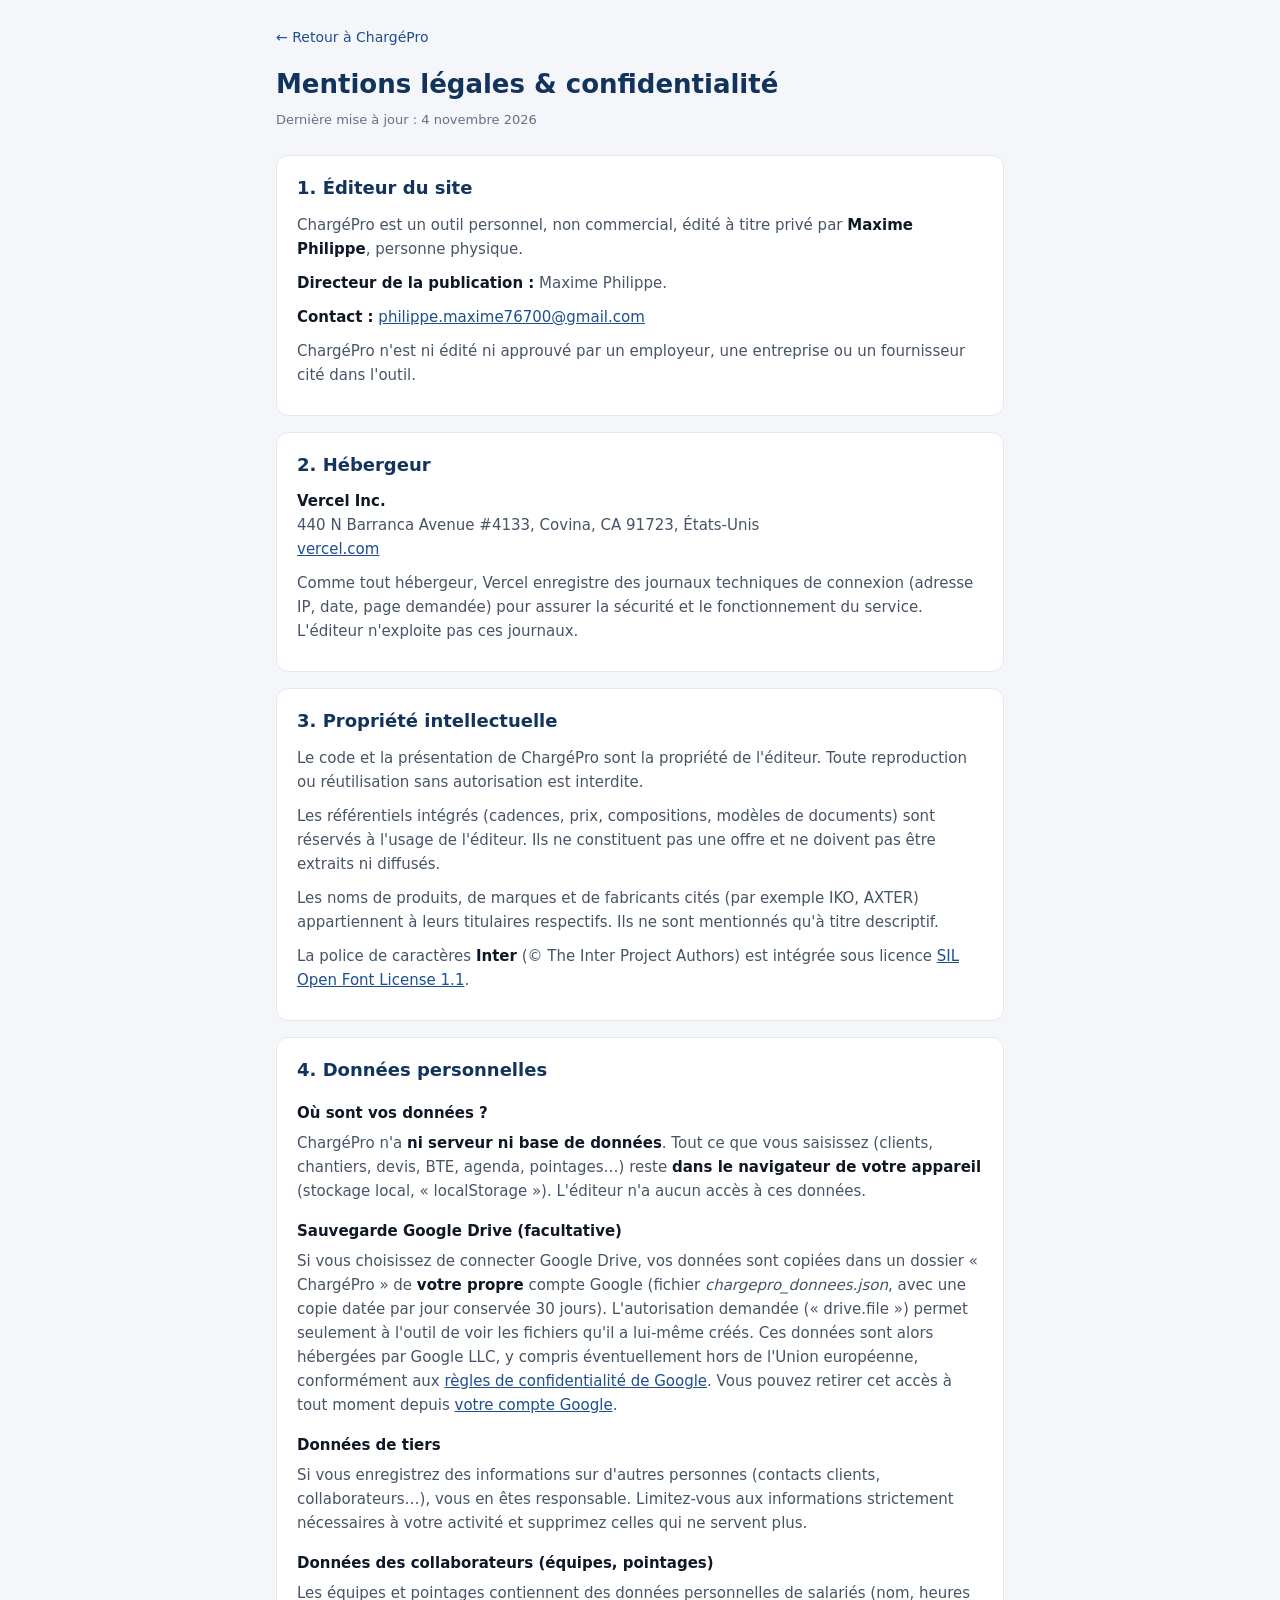
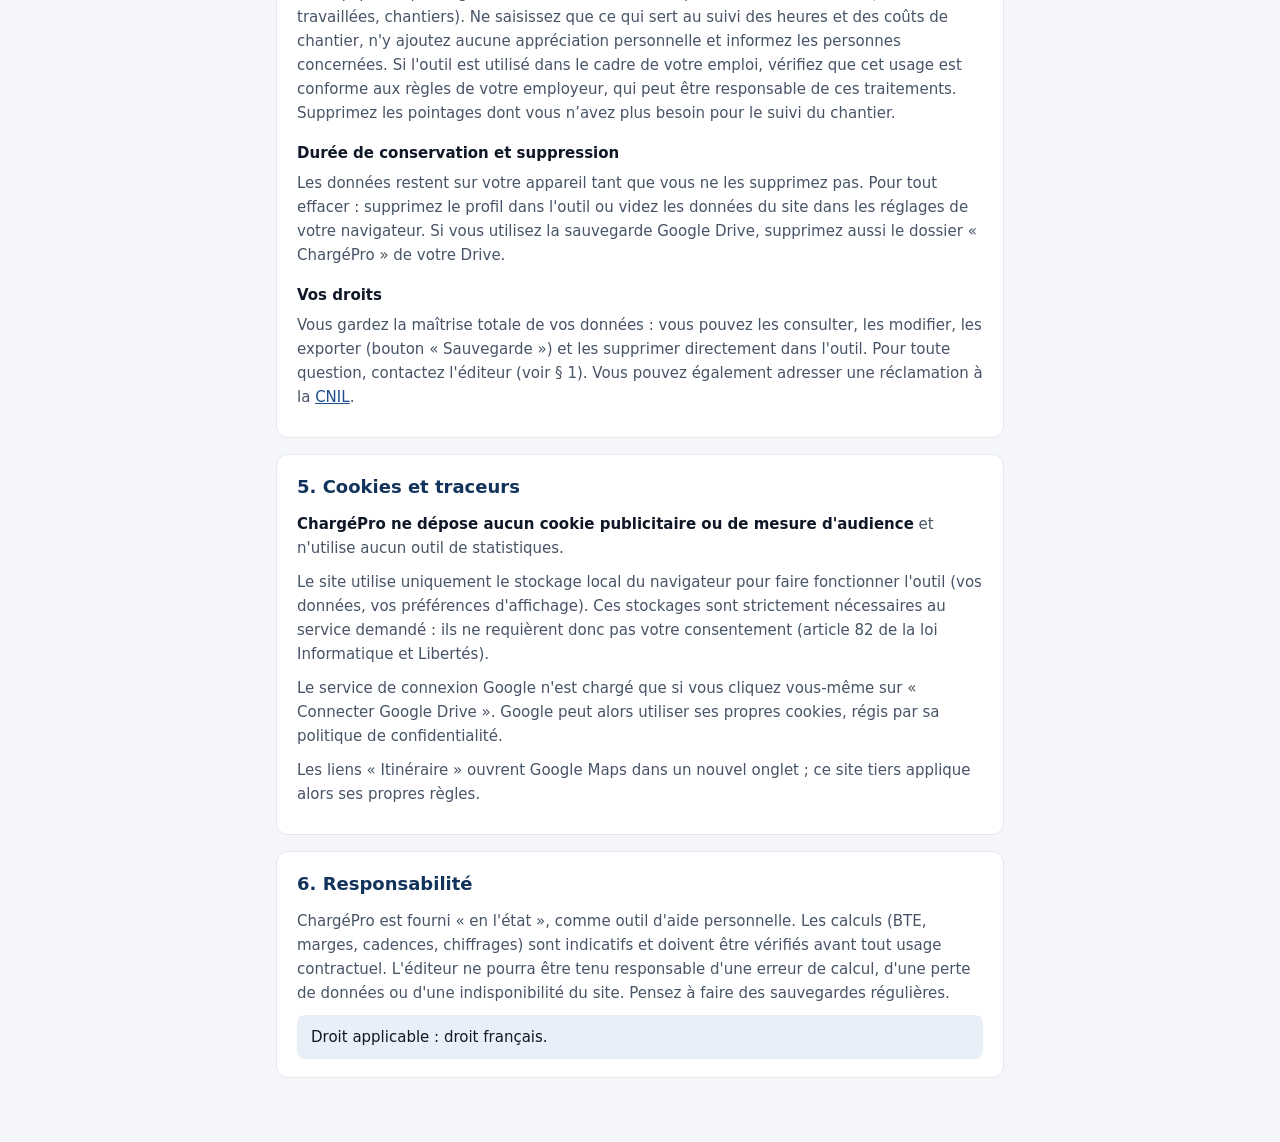
<file: mentions-legales.html>
<!DOCTYPE html>
<html lang="fr">
<head>
  <meta charset="UTF-8">
  <meta name="viewport" content="width=device-width, initial-scale=1.0">
  <title>Mentions légales — ChargéPro</title>
  <link rel="icon" href="logo-mark.svg" type="image/svg+xml">
  <meta name="description" content="Mentions légales, données personnelles et cookies de ChargéPro.">
  <script>
    /* Même thème que l'outil (préférence partagée) */
    try { const t = (JSON.parse(localStorage.getItem('chargepro.ui')) || {}).theme; if (t === 'light' || t === 'dark') document.documentElement.dataset.theme = t; } catch (_e) { /* stockage indisponible */ }
  </script>
  <style>
/* ==========================================================================
   ChargéPro — mentions légales & confidentialité. Mêmes jetons que index.html.
   ========================================================================== */
:root{
  color-scheme:light;
  --bg:#f4f6f9; --surface:#ffffff; --border:#e4e8ee;
  --text:#101828; --text-2:#475467; --text-3:#667085;
  --brand:#12335c; --brand-2:#1d4f8f; --brand-soft:#e9eff8;
  --font:system-ui,-apple-system,'Segoe UI',Roboto,sans-serif;
}
@media (prefers-color-scheme: dark){
  :root:where(:not([data-theme="light"])){
    color-scheme:dark;
    --bg:#0b0f15; --surface:#131922; --border:#263040;
    --text:#e8edf3; --text-2:#b4bfcc; --text-3:#8b97a7;
    --brand:#3b78d8; --brand-2:#5a91e6; --brand-soft:#182a44;
  }
}
:root[data-theme="dark"]{
  color-scheme:dark;
  --bg:#0b0f15; --surface:#131922; --border:#263040;
  --text:#e8edf3; --text-2:#b4bfcc; --text-3:#8b97a7;
  --brand:#3b78d8; --brand-2:#5a91e6; --brand-soft:#182a44;
}
*{box-sizing:border-box}
html,body{margin:0;background:var(--bg);color:var(--text);font-family:var(--font);font-size:16px;line-height:1.6;-webkit-text-size-adjust:100%}
main{max-width:760px;margin:0 auto;padding:24px 16px 48px}
.back{display:inline-block;margin-bottom:16px;color:var(--brand-2);text-decoration:none;font-size:14px}
.back:hover{text-decoration:underline}
h1{font-size:26px;margin:0 0 4px;color:var(--brand)}
.maj{color:var(--text-3);font-size:13px;margin:0 0 24px}
section{background:var(--surface);border:1px solid var(--border);border-radius:12px;padding:18px 20px;margin-bottom:16px}
h2{font-size:18px;margin:0 0 10px;color:var(--brand)}
h3{font-size:15px;margin:16px 0 6px}
p,li{color:var(--text-2);font-size:15px}
p{margin:0 0 10px}
ul{margin:0 0 10px;padding-left:20px}
strong{color:var(--text)}
a{color:var(--brand-2)}
.encart{background:var(--brand-soft);border-radius:8px;padding:10px 14px;margin:10px 0 0}
.encart p{margin:0;color:var(--text)}
  </style>
</head>
<body>
<main>
  <a class="back" href="index.html">← Retour à ChargéPro</a>
  <h1>Mentions légales &amp; confidentialité</h1>
  <p class="maj">Dernière mise à jour : 4 novembre 2026</p>

  <section id="mentions">
    <h2>1. Éditeur du site</h2>
    <p>ChargéPro est un outil personnel, non commercial, édité à titre privé par <strong>Maxime Philippe</strong>, personne physique.</p>
    <p><strong>Directeur de la publication :</strong> Maxime Philippe.</p>
    <p><strong>Contact :</strong> <a href="mailto:philippe.maxime76700@gmail.com">philippe.maxime76700@gmail.com</a></p>
    <p>ChargéPro n'est ni édité ni approuvé par un employeur, une entreprise ou un fournisseur cité dans l'outil.</p>
  </section>

  <section id="hebergeur">
    <h2>2. Hébergeur</h2>
    <p><strong>Vercel Inc.</strong><br>
      440 N Barranca Avenue #4133, Covina, CA 91723, États-Unis<br>
      <a href="https://vercel.com" rel="noopener">vercel.com</a></p>
    <p>Comme tout hébergeur, Vercel enregistre des journaux techniques de connexion (adresse IP, date, page demandée) pour assurer la sécurité et le fonctionnement du service. L'éditeur n'exploite pas ces journaux.</p>
  </section>

  <section id="propriete">
    <h2>3. Propriété intellectuelle</h2>
    <p>Le code et la présentation de ChargéPro sont la propriété de l'éditeur. Toute reproduction ou réutilisation sans autorisation est interdite.</p>
    <p>Les référentiels intégrés (cadences, prix, compositions, modèles de documents) sont réservés à l'usage de l'éditeur. Ils ne constituent pas une offre et ne doivent pas être extraits ni diffusés.</p>
    <p>Les noms de produits, de marques et de fabricants cités (par exemple IKO, AXTER) appartiennent à leurs titulaires respectifs. Ils ne sont mentionnés qu'à titre descriptif.</p>
    <p>La police de caractères <strong>Inter</strong> (© The Inter Project Authors) est intégrée sous licence <a href="https://openfontlicense.org" rel="noopener">SIL Open Font License 1.1</a>.</p>
  </section>

  <section id="donnees">
    <h2>4. Données personnelles</h2>
    <h3>Où sont vos données ?</h3>
    <p>ChargéPro n'a <strong>ni serveur ni base de données</strong>. Tout ce que vous saisissez (clients, chantiers, devis, BTE, agenda, pointages…) reste <strong>dans le navigateur de votre appareil</strong> (stockage local, « localStorage »). L'éditeur n'a aucun accès à ces données.</p>
    <h3>Sauvegarde Google Drive (facultative)</h3>
    <p>Si vous choisissez de connecter Google Drive, vos données sont copiées dans un dossier « ChargéPro » de <strong>votre propre</strong> compte Google (fichier <em>chargepro_donnees.json</em>, avec une copie datée par jour conservée 30 jours). L'autorisation demandée (« drive.file ») permet seulement à l'outil de voir les fichiers qu'il a lui-même créés. Ces données sont alors hébergées par Google LLC, y compris éventuellement hors de l'Union européenne, conformément aux <a href="https://policies.google.com/privacy?hl=fr" rel="noopener">règles de confidentialité de Google</a>. Vous pouvez retirer cet accès à tout moment depuis <a href="https://myaccount.google.com/permissions" rel="noopener">votre compte Google</a>.</p>
    <h3>Données de tiers</h3>
    <p>Si vous enregistrez des informations sur d'autres personnes (contacts clients, collaborateurs…), vous en êtes responsable. Limitez-vous aux informations strictement nécessaires à votre activité et supprimez celles qui ne servent plus.</p>
    <h3>Données des collaborateurs (équipes, pointages)</h3>
    <p>Les équipes et pointages contiennent des données personnelles de salariés (nom, heures travaillées, chantiers). Ne saisissez que ce qui sert au suivi des heures et des coûts de chantier, n'y ajoutez aucune appréciation personnelle et informez les personnes concernées. Si l'outil est utilisé dans le cadre de votre emploi, vérifiez que cet usage est conforme aux règles de votre employeur, qui peut être responsable de ces traitements. Supprimez les pointages dont vous n’avez plus besoin pour le suivi du chantier.</p>
    <h3>Durée de conservation et suppression</h3>
    <p>Les données restent sur votre appareil tant que vous ne les supprimez pas. Pour tout effacer : supprimez le profil dans l'outil ou videz les données du site dans les réglages de votre navigateur. Si vous utilisez la sauvegarde Google Drive, supprimez aussi le dossier « ChargéPro » de votre Drive.</p>
    <h3>Vos droits</h3>
    <p>Vous gardez la maîtrise totale de vos données : vous pouvez les consulter, les modifier, les exporter (bouton « Sauvegarde ») et les supprimer directement dans l'outil. Pour toute question, contactez l'éditeur (voir § 1). Vous pouvez également adresser une réclamation à la <a href="https://www.cnil.fr/fr/plaintes" rel="noopener">CNIL</a>.</p>
  </section>

  <section id="cookies">
    <h2>5. Cookies et traceurs</h2>
    <p><strong>ChargéPro ne dépose aucun cookie publicitaire ou de mesure d'audience</strong> et n'utilise aucun outil de statistiques.</p>
    <p>Le site utilise uniquement le stockage local du navigateur pour faire fonctionner l'outil (vos données, vos préférences d'affichage). Ces stockages sont strictement nécessaires au service demandé : ils ne requièrent donc pas votre consentement (article 82 de la loi Informatique et Libertés).</p>
    <p>Le service de connexion Google n'est chargé que si vous cliquez vous-même sur « Connecter Google Drive ». Google peut alors utiliser ses propres cookies, régis par sa politique de confidentialité.</p>
    <p>Les liens « Itinéraire » ouvrent Google Maps dans un nouvel onglet ; ce site tiers applique alors ses propres règles.</p>
  </section>

  <section id="responsabilite">
    <h2>6. Responsabilité</h2>
    <p>ChargéPro est fourni « en l'état », comme outil d'aide personnelle. Les calculs (BTE, marges, cadences, chiffrages) sont indicatifs et doivent être vérifiés avant tout usage contractuel. L'éditeur ne pourra être tenu responsable d'une erreur de calcul, d'une perte de données ou d'une indisponibilité du site. Pensez à faire des sauvegardes régulières.</p>
    <div class="encart"><p>Droit applicable : droit français.</p></div>
  </section>
</main>
</body>
</html>
</file>
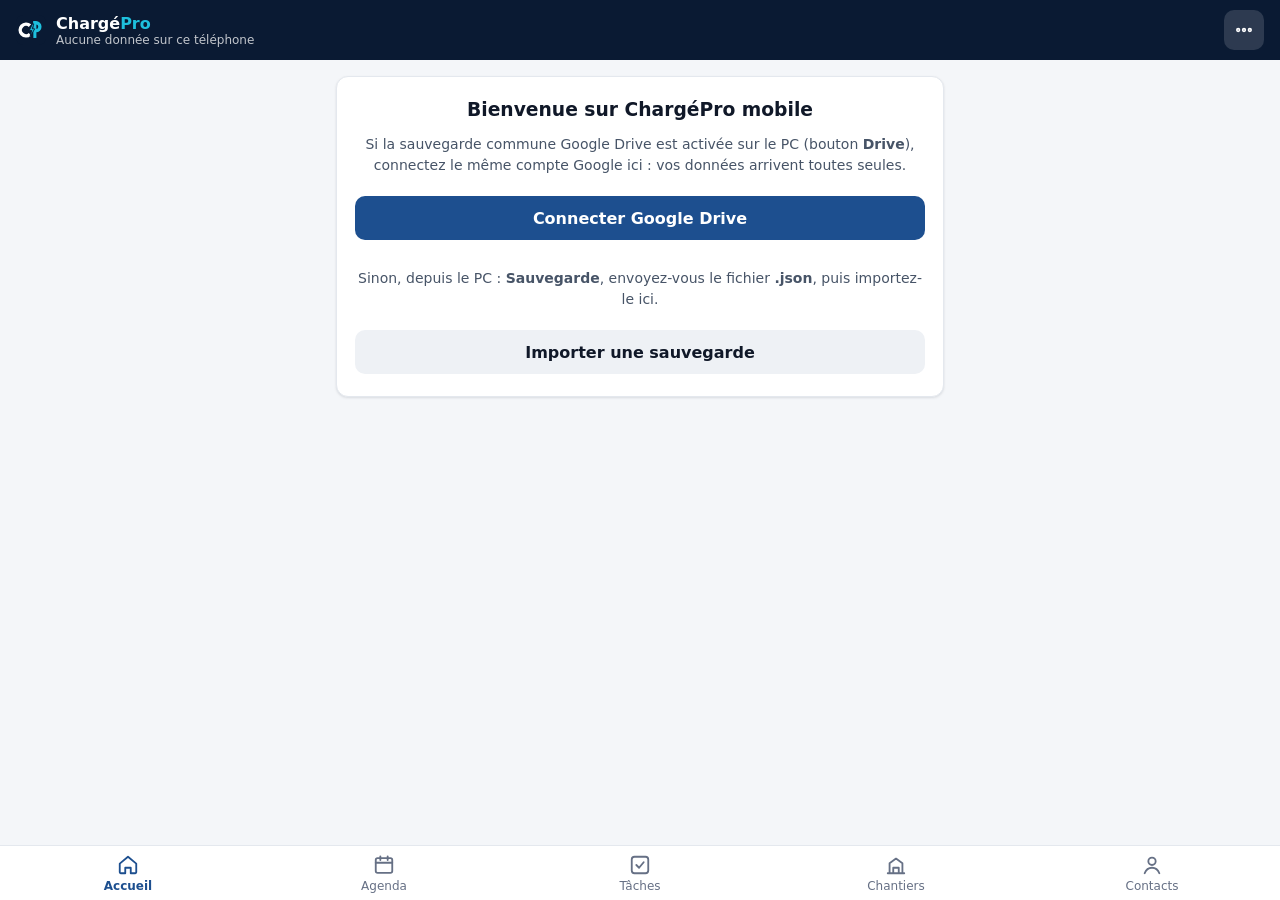
<file: mobile.html>
<!DOCTYPE html>
<html lang="fr">
<head>
  <meta charset="UTF-8">
  <meta name="viewport" content="width=device-width, initial-scale=1.0, viewport-fit=cover">
  <meta name="theme-color" content="#0A1A33">
  <link rel="icon" href="logo-mark.svg" type="image/svg+xml">
  <link rel="apple-touch-icon" href="logo-mark.svg">
  <meta name="apple-mobile-web-app-capable" content="yes">
  <meta name="apple-mobile-web-app-title" content="ChargéPro">
  <title>ChargéPro mobile</title>
  <script>
    /* Même thème que la version complète (préférence partagée) */
    try { const t = (JSON.parse(localStorage.getItem('chargepro.ui')) || {}).theme; if (t === 'light' || t === 'dark') document.documentElement.dataset.theme = t; } catch (_e) { /* stockage indisponible */ }
  </script>
  <style>
/* ==========================================================================
   ChargéPro mobile — l'essentiel en poche. Mêmes jetons que index.html.
   ========================================================================== */
:root{
  color-scheme:light;
  --bg:#f4f6f9; --surface:#ffffff; --surface-2:#f8f9fb; --surface-3:#eef1f5;
  --border:#e4e8ee; --border-strong:#cdd4de;
  --text:#101828; --text-2:#475467; --text-3:#667085;
  --brand:#0A1A33; --brand-2:#1d4f8f; --brand-soft:#e9eff8;
  --accent:#e8590c;
  --pos:#067647; --pos-soft:#ecfdf3;
  --neg:#b42318; --neg-soft:#fef3f2;
  --warn:#b54708; --warn-soft:#fffaeb;
  --cat-0:#5d6b82; --cat-1:#2a6fc4; --cat-4:#6941c6; --cat-5:#c4320a; --cat-6:#0e7490;
  --radius:12px;
  --shadow-sm:0 1px 3px rgba(16,24,40,.08),0 1px 2px rgba(16,24,40,.04);
  --font:system-ui,-apple-system,'Segoe UI',Roboto,sans-serif;
}
@media (prefers-color-scheme: dark){
  :root:where(:not([data-theme="light"])){
    color-scheme:dark;
    --bg:#0b0f15; --surface:#131922; --surface-2:#18202b; --surface-3:#1f2834;
    --border:#263040; --border-strong:#354255;
    --text:#e8edf3; --text-2:#b4bfcc; --text-3:#8b97a7;
    --brand:#3b78d8; --brand-2:#5a91e6; --brand-soft:#182a44;
    --accent:#f07a35;
    --pos:#47cd89; --pos-soft:#0f2a1d;
    --neg:#f97066; --neg-soft:#33171a;
    --warn:#fdb022; --warn-soft:#2f2410;
    --shadow-sm:0 1px 3px rgba(0,0,0,.4);
  }
}
:root[data-theme="dark"]{
  color-scheme:dark;
  --bg:#0b0f15; --surface:#131922; --surface-2:#18202b; --surface-3:#1f2834;
  --border:#263040; --border-strong:#354255;
  --text:#e8edf3; --text-2:#b4bfcc; --text-3:#8b97a7;
  --brand:#3b78d8; --brand-2:#5a91e6; --brand-soft:#182a44;
  --accent:#f07a35;
  --pos:#47cd89; --pos-soft:#0f2a1d;
  --neg:#f97066; --neg-soft:#33171a;
  --warn:#fdb022; --warn-soft:#2f2410;
  --shadow-sm:0 1px 3px rgba(0,0,0,.4);
}
*{box-sizing:border-box}
html,body{margin:0;background:var(--bg);color:var(--text);font-family:var(--font);font-size:16px;-webkit-text-size-adjust:100%}
body{padding-bottom:calc(68px + env(safe-area-inset-bottom))}
button,input{font:inherit;color:inherit}
a{color:var(--brand-2);text-decoration:none}

header{position:sticky;top:0;z-index:5;display:flex;align-items:center;gap:10px;
  padding:calc(10px + env(safe-area-inset-top)) 16px 10px;background:var(--brand);color:#fff}
@media (prefers-color-scheme: dark){:root:where(:not([data-theme="light"])) header{background:var(--surface);border-bottom:1px solid var(--border)}}
:root[data-theme="dark"] header{background:var(--surface);border-bottom:1px solid var(--border)}
.logo{width:30px;height:30px;border-radius:8px;background:#0A1A33 url(logo-mark.svg) center/cover no-repeat;flex:none}
.h-txt b .pro{color:#1EC0DD;font-style:normal}
.h-txt{flex:1;min-width:0}
.h-txt b{display:block;font-size:16px}
.h-txt span{display:block;font-size:12px;opacity:.75;white-space:nowrap;overflow:hidden;text-overflow:ellipsis}
.h-btn{background:rgba(255,255,255,.14);border:0;color:#fff;border-radius:10px;width:40px;height:40px;display:grid;place-items:center;cursor:pointer}
.h-btn svg{width:20px;height:20px}

main{padding:16px;max-width:640px;margin:0 auto}
h2{font-size:13px;text-transform:uppercase;letter-spacing:.04em;color:var(--text-3);margin:22px 4px 8px;font-weight:600}
h2:first-child{margin-top:4px}
.card{background:var(--surface);border:1px solid var(--border);border-radius:var(--radius);box-shadow:var(--shadow-sm)}

.kpis{display:grid;grid-template-columns:1fr 1fr;gap:10px}
.kpi{padding:12px 14px}
.kpi .l{font-size:12px;color:var(--text-3)}
.kpi .v{font-size:20px;font-weight:600;margin-top:4px;font-variant-numeric:tabular-nums;white-space:nowrap;overflow:hidden;text-overflow:ellipsis}
.kpi .s{font-size:12px;color:var(--text-2);margin-top:2px}
.kpi .s.bad{color:var(--neg)} .kpi .s.ok{color:var(--pos)}
.bar{height:5px;border-radius:3px;background:var(--surface-3);margin-top:8px;overflow:hidden}
.bar i{display:block;height:100%;background:var(--brand-2);border-radius:3px}

.list{overflow:hidden}
.row{display:flex;align-items:center;gap:12px;padding:12px 14px;border-top:1px solid var(--border);min-height:52px}
.row:first-child{border-top:0}
.row .main{flex:1;min-width:0}
.row .t{font-weight:600;font-size:15px;overflow-wrap:anywhere}
.row .m{font-size:13px;color:var(--text-2);margin-top:2px;overflow-wrap:anywhere}
.dot{width:10px;height:10px;border-radius:50%;flex:none}
.tag{font-size:12px;font-weight:600;padding:3px 8px;border-radius:999px;white-space:nowrap;flex:none}
.tag.bad{background:var(--neg-soft);color:var(--neg)}
.row .t .flag{color:var(--neg)}
.tag.warn{background:var(--warn-soft);color:var(--warn)}
.tag.ok{background:var(--pos-soft);color:var(--pos)}
.tag.mute{background:var(--surface-3);color:var(--text-2)}
.act{width:42px;height:42px;border-radius:50%;display:grid;place-items:center;background:var(--brand-soft);color:var(--brand-2);flex:none}
.act svg{width:19px;height:19px}
.empty{padding:16px;color:var(--text-3);font-size:14px;text-align:center}
.more{padding:10px;text-align:center;font-size:13px;color:var(--text-3);border-top:1px solid var(--border)}

.day-h{display:flex;justify-content:space-between;align-items:baseline}
.day-h small{font-size:12px;color:var(--text-3);text-transform:none;letter-spacing:0;font-weight:500}
.time{font-size:13px;font-weight:600;color:var(--text-2);width:44px;flex:none;font-variant-numeric:tabular-nums}

.add{display:flex;flex-wrap:wrap;gap:8px;padding:10px}
.add #txt{flex:1 1 100%}
.add input{flex:1;min-width:0;border:1px solid var(--border-strong);background:var(--surface-2);border-radius:10px;padding:11px 12px}
.add input[type=date]{color:var(--text-3);min-height:44px}
.add input[type=date].set{color:var(--text)}
.btn{border:0;border-radius:10px;background:var(--brand-2);color:#fff;font-weight:600;padding:0 16px;min-height:44px;cursor:pointer}
.btn.ghost{background:var(--surface-3);color:var(--text)}
.check{width:26px;height:26px;border-radius:50%;border:2px solid var(--border-strong);flex:none;display:grid;place-items:center;background:none;cursor:pointer;padding:0}
.check svg{width:15px;height:15px;opacity:0}
.done .check{background:var(--pos);border-color:var(--pos);color:#fff}
.done .check svg{opacity:1}
.done .t{text-decoration:line-through;color:var(--text-3);font-weight:500}
.add select{flex:1;min-width:0;border:1px solid var(--border-strong);background:var(--surface-2);border-radius:10px;padding:0 10px;min-height:44px;color:var(--text)}
.row.folder{background:var(--surface-2);min-height:44px;padding:10px 14px;cursor:pointer}
.row.folder svg{width:18px;height:18px;color:var(--brand-2);flex:none}
.row.folder .t{font-size:14px}
.row.sub{padding-left:28px}
.toggle{display:block;width:100%;background:none;border:0;padding:12px;color:var(--text-3);font-size:14px;cursor:pointer}

.search{width:100%;border:1px solid var(--border-strong);background:var(--surface);border-radius:10px;padding:12px 14px;margin-bottom:10px}

nav{position:fixed;left:0;right:0;bottom:0;z-index:5;display:grid;grid-template-columns:repeat(5,1fr);
  background:var(--surface);border-top:1px solid var(--border);padding-bottom:env(safe-area-inset-bottom)}
nav button{background:none;border:0;padding:8px 0 7px;display:flex;flex-direction:column;align-items:center;gap:3px;font-size:12px;color:var(--text-3);cursor:pointer;position:relative}
nav button svg{width:22px;height:22px}
nav button.on{color:var(--brand-2);font-weight:600}
nav .badge{position:absolute;top:4px;left:calc(50% + 6px);background:var(--neg);color:#fff;font-size:12px;font-weight:600;border-radius:999px;padding:1px 5px;min-width:16px}

.sheet-back{position:fixed;inset:0;background:rgba(10,18,32,.55);z-index:10;display:flex;align-items:flex-end}
.sheet{background:var(--surface);width:100%;border-radius:16px 16px 0 0;padding:8px 0 calc(12px + env(safe-area-inset-bottom));max-width:640px;margin:0 auto}
.sheet button,.sheet a{display:flex;align-items:center;gap:12px;width:100%;background:none;border:0;padding:14px 20px;text-align:left;color:var(--text);font-size:16px;cursor:pointer}
.sheet button svg,.sheet a svg{width:20px;height:20px;color:var(--text-3)}
.sheet .sep{height:1px;background:var(--border);margin:6px 0}
.sheet .hd{padding:10px 20px 4px;font-size:12px;color:var(--text-3);text-transform:uppercase;letter-spacing:.04em}
.sheet .on{color:var(--brand-2);font-weight:600}

.welcome{padding:22px 18px;text-align:center}
.welcome p{color:var(--text-2);font-size:14px;line-height:1.5}
.welcome ol{text-align:left;color:var(--text-2);font-size:14px;line-height:1.6;padding-left:20px}
.toast{position:fixed;left:50%;transform:translateX(-50%);bottom:calc(80px + env(safe-area-inset-bottom));background:var(--text);color:var(--bg);padding:10px 16px;border-radius:10px;font-size:14px;z-index:20}
.note{font-size:12px;color:var(--text-3);text-align:center;margin:18px 8px 0;line-height:1.5}
  </style>
</head>
<body>
  <header>
    <span class="logo" aria-hidden="true"></span>
    <div class="h-txt"><b>Chargé<em class="pro">Pro</em></b><span id="h-sub"></span></div>
    <button class="h-btn" id="menu-btn" aria-label="Menu"></button>
  </header>
  <main id="view"></main>
  <nav id="tabs"></nav>
  <input type="file" id="import-file" accept="application/json,.json" hidden>

<script src="drive.js"></script>
<script>
'use strict';
/* =========================================================================
   Lecture des données de la version complète (même localStorage, même origine).
   Seule la to-do list est modifiable ici : on ne réécrit que le champ « todos »
   du profil, le reste des données n'est jamais touché.
   ========================================================================= */
const META_KEY = 'chargepro.v2.meta';
const dataKey = id => 'chargepro.v2.data.' + id;
const OBJ_DEF = { caAnnuel: 750000, devisMois: 45, delaiDevis: 7, delaiFacture: 7, delaiRapport: 7, delaiPaiement: 45 };

const $ = (s, r = document) => r.querySelector(s);
const $$ = (s, r = document) => [...r.querySelectorAll(s)];
const uid = () => Date.now().toString(36) + Math.random().toString(36).slice(2, 7);
const isoDate = d => { const x = new Date(d); return `${x.getFullYear()}-${String(x.getMonth() + 1).padStart(2, '0')}-${String(x.getDate()).padStart(2, '0')}`; };
const todayISO = () => isoDate(new Date());
const addDays = (iso, n) => { const d = new Date(iso + 'T00:00:00'); d.setDate(d.getDate() + n); return isoDate(d); };
const daysBetween = (a, b) => Math.round((new Date(b + 'T00:00:00') - new Date(a + 'T00:00:00')) / 864e5);
const esc = s => String(s ?? '').replace(/[&<>"']/g, c => ({ '&': '&amp;', '<': '&lt;', '>': '&gt;', '"': '&quot;', "'": '&#39;' }[c]));
const eur = n => (isFinite(n) ? n : 0).toLocaleString('fr-FR', { style: 'currency', currency: 'EUR', maximumFractionDigits: 0 });
const eurK = n => Math.abs(n) >= 10000 ? (n / 1000).toLocaleString('fr-FR', { maximumFractionDigits: 0 }) + '\u00a0k€' : eur(n);
const fmtDate = iso => iso ? new Date(iso + 'T00:00:00').toLocaleDateString('fr-FR', { day: '2-digit', month: '2-digit' }) : '';
const fmtDay = iso => new Date(iso + 'T00:00:00').toLocaleDateString('fr-FR', { weekday: 'long', day: 'numeric', month: 'long' });
const telHref = t => 'tel:' + String(t).replace(/[^\d+]/g, '');
const mapHref = a => 'https://maps.google.com/?q=' + encodeURIComponent(a);

const IC = {
  home: '<path d="M3 10.5 12 3l9 7.5V20a1 1 0 0 1-1 1h-5v-6H9v6H4a1 1 0 0 1-1-1z"/>',
  cal: '<rect x="3" y="4.5" width="18" height="16" rx="2"/><path d="M3 9.5h18M8 2.5v4M16 2.5v4"/>',
  check: '<rect x="3" y="3" width="18" height="18" rx="3"/><path d="m8 12 3 3 5-6"/>',
  site: '<path d="M3 21h18M5 21V10l7-5 7 5v11M9 21v-6h6v6"/>',
  user: '<circle cx="12" cy="8" r="4"/><path d="M4 21c1.5-4 4.5-6 8-6s6.5 2 8 6"/>',
  dots: '<circle cx="5" cy="12" r="1.6"/><circle cx="12" cy="12" r="1.6"/><circle cx="19" cy="12" r="1.6"/>',
  phone: '<path d="M5 3h4l2 5-2.5 1.5a11 11 0 0 0 6 6L16 13l5 2v4a2 2 0 0 1-2 2A17 17 0 0 1 3 5a2 2 0 0 1 2-2z"/>',
  mail: '<rect x="3" y="5" width="18" height="14" rx="2"/><path d="m3 7 9 6 9-6"/>',
  pin: '<path d="M12 21s-7-6.2-7-12a7 7 0 0 1 14 0c0 5.8-7 12-7 12z"/><circle cx="12" cy="9" r="2.5"/>',
  tick: '<path d="m5 12.5 4.5 4.5L19 7.5"/>',
  upload: '<path d="M12 16V4M7 9l5-5 5 5M4 20h16"/>',
  desktop: '<rect x="3" y="4" width="18" height="12" rx="2"/><path d="M8 20h8M12 16v4"/>',
  swap: '<path d="M7 7h13l-4-4M17 17H4l4 4"/>',
  cloud: '<path d="M17.5 19H9a7 7 0 1 1 6.71-9h1.79a4.5 4.5 0 1 1 0 9Z"/>',
  folder: '<path d="M3 7a2 2 0 0 1 2-2h4l2 2h8a2 2 0 0 1 2 2v8a2 2 0 0 1-2 2H5a2 2 0 0 1-2-2z"/>',
  info: '<circle cx="12" cy="12" r="9"/><path d="M12 11v5M12 8h.01"/>',
};
const icon = n => `<svg viewBox="0 0 24 24" fill="none" stroke="currentColor" stroke-width="2" stroke-linecap="round" stroke-linejoin="round" aria-hidden="true">${IC[n]}</svg>`;

let meta = { profiles: [], currentId: null }, D = null;
function load() {
  try { meta = JSON.parse(localStorage.getItem(META_KEY)) || meta; } catch { /* vide */ }
  if (!Array.isArray(meta.profiles)) meta.profiles = [];
  if (!meta.profiles.some(p => p.id === meta.currentId)) meta.currentId = meta.profiles[0] ? meta.profiles[0].id : null;
  D = null;
  if (!meta.currentId) return;
  let raw = null; try { raw = JSON.parse(localStorage.getItem(dataKey(meta.currentId))); } catch { /* vide */ }
  D = raw || {};
  ['clients', 'chantiers', 'devis', 'ca', 'factures', 'contrats', 'visites', 'prospection', 'equipes', 'otps', 'agenda', 'todos'].forEach(k => { if (!Array.isArray(D[k])) D[k] = []; });
  D.objectifs = Object.assign({}, OBJ_DEF, D.objectifs || {});
}
// On relit le stockage avant d'écrire pour ne jamais écraser autre chose que la to-do list.
function saveTodos() {
  const k = dataKey(meta.currentId);
  let raw = {}; try { raw = JSON.parse(localStorage.getItem(k)) || {}; } catch { /* vide */ }
  raw.todos = D.todos;
  localStorage.setItem(k, JSON.stringify(raw));
  if (hasDrive()) CPDrive.planifier(3000);
}
const hasDrive = () => typeof CPDrive !== 'undefined';
const profile = () => meta.profiles.find(p => p.id === meta.currentId);
const clientById = id => D.clients.find(c => c.id === id);
const clientNom = id => (clientById(id) || {}).nom || '';
const otpHors = code => { const o = D.otps.find(x => x.code === code); return !!(o && o.horsPerimetre); };
const otpCompte = code => !!(code && String(code).trim()) && !otpHors(code);

/* ---------- Calculs (mêmes règles que le tableau de bord complet) ---------- */
const factureEcheance = f => f.dateEmission ? addDays(f.dateEmission, +f.echeanceJours || D.objectifs.delaiPaiement) : '';
function collectActions() {
  const o = D.objectifs, t = todayISO(), acts = [];
  D.devis.filter(d => d.statut === 'attente' && d.dateDemande).forEach(d => {
    const rest = o.delaiDevis - daysBetween(d.dateDemande, t);
    if (rest <= 2) acts.push({ tone: rest < 0 ? 'bad' : 'warn', urg: rest, title: 'Devis à envoyer', sub: d.objet || d.ref, badge: rest < 0 ? `Retard ${-rest} j` : rest === 0 ? "Aujourd'hui" : `${rest} j` });
  });
  D.devis.filter(d => ['envoye', 'relance'].includes(d.statut) && d.relance && d.relance <= t).forEach(d =>
    acts.push({ tone: 'warn', urg: 0, title: 'Relancer le devis', sub: [d.objet || d.ref, clientNom(d.clientId)].filter(Boolean).join(' · '), badge: fmtDate(d.relance), tel: (clientById(d.clientId) || {}).tel }));
  D.factures.forEach(f => {
    const ech = factureEcheance(f);
    if (f.statut === 'a_emettre' && f.dateFG && daysBetween(f.dateFG, t) > o.delaiFacture)
      acts.push({ tone: 'bad', urg: -daysBetween(f.dateFG, t), title: 'Facture à émettre', sub: f.objet, badge: 'Retard' });
    if (f.statut === 'emise' && ech && ech < t)
      acts.push({ tone: 'bad', urg: -daysBetween(ech, t), title: 'Impayé', sub: [f.client, f.objet].filter(Boolean).join(' · '), badge: 'Éch. ' + fmtDate(ech), tel: (clientById(f.clientId) || {}).tel });
  });
  D.contrats.filter(c => (!c.dateFin || c.dateFin >= t) && !D.visites.some(v => v.contratId === c.id && v.statut === 'planifiee' && v.datePrevue >= t))
    .forEach(c => acts.push({ tone: 'warn', urg: 1, title: 'Visite à programmer', sub: [clientNom(c.clientId), c.nom].filter(Boolean).join(' · '), badge: 'Entretien' }));
  D.visites.filter(v => v.statut === 'realisee' && v.dateRealisee && !v.rapportDate && daysBetween(v.dateRealisee, t) > o.delaiRapport).forEach(v => {
    const c = D.contrats.find(x => x.id === v.contratId);
    acts.push({ tone: 'bad', urg: -daysBetween(v.dateRealisee, t), title: "Rapport d'intervention en retard", sub: c ? clientNom(c.clientId) : '', badge: 'Retard' });
  });
  D.prospection.filter(p => p.prochaine && p.prochaine <= t && !['gagne', 'sans_suite'].includes(p.statut))
    .forEach(p => acts.push({ tone: 'warn', urg: 0, title: 'Relance prospect', sub: p.nom, badge: fmtDate(p.prochaine) }));
  return acts.sort((a, b) => a.urg - b.urg);
}
function agendaOn(iso) {
  return D.agenda.filter(a => a.dateDebut && iso >= a.dateDebut && iso <= (a.dateFin || a.dateDebut))
    .sort((a, b) => (a.heureDebut || '99').localeCompare(b.heureDebut || '99'));
}
const TYPE_COLOR = { perso: 'var(--cat-0)', reunion: 'var(--cat-4)', conges: 'var(--cat-5)', autre: 'var(--cat-6)', chantier: 'var(--cat-1)' };
// Les dossiers de tâches (kind: 'dossier') sont rangés dans « todos » avec les tâches, qui pointent dessus via dossierId.
const isDossier = t => t.kind === 'dossier';
const openTodos = () => D.todos.filter(t => !t.done && !isDossier(t));
const dossierNom = t => { const d = t.dossierId && D.todos.find(x => x.id === t.dossierId && isDossier(x)); return d ? d.text : ''; };

/* ---------- Vues ---------- */
let tab = 'home', showDone = false, query = '';
const TABS = [['home', 'Accueil', 'home'], ['agenda', 'Agenda', 'cal'], ['todo', 'Tâches', 'check'], ['sites', 'Chantiers', 'site'], ['contacts', 'Contacts', 'user']];

function renderTabs() {
  const late = D ? collectActions().filter(a => a.tone === 'bad').length : 0;
  $('#tabs').innerHTML = TABS.map(([k, l, ic]) => `<button data-tab="${k}" class="${tab === k ? 'on' : ''}">${icon(ic)}${l}${k === 'home' && late ? `<span class="badge">${late}</span>` : ''}</button>`).join('');
  $$('#tabs button').forEach(b => b.onclick = () => { tab = b.dataset.tab; render(); scrollTo(0, 0); });
}
function render() {
  const p = profile();
  const drv = hasDrive() && CPDrive.connecte() ? ' · ' + CPDrive.libelle() : '';
  $('#h-sub').textContent = (p ? p.nom + (p.agence ? ' · ' + p.agence : '') : 'Aucune donnée sur ce téléphone') + drv;
  renderTabs();
  const v = $('#view');
  if (!D) { v.innerHTML = welcome(); $('#w-import').onclick = () => $('#import-file').click(); const wd = $('#w-drive'); if (wd) wd.onclick = driveConnect; return; }
  ({ home: vHome, agenda: vAgenda, todo: vTodo, sites: vSites, contacts: vContacts })[tab](v);
}
function welcome() {
  return `<div class="card welcome">
    <h3 style="margin:0 0 6px">Bienvenue sur ChargéPro mobile</h3>
    <p>Si la sauvegarde commune Google Drive est activée sur le PC (bouton <b>Drive</b>), connectez le même compte Google ici : vos données arrivent toutes seules.</p>
    ${hasDrive() ? `<button class="btn" id="w-drive" style="width:100%;margin:6px 0 14px">Connecter Google Drive</button>` : ''}
    <p>Sinon, depuis le PC : <b>Sauvegarde</b>, envoyez-vous le fichier <b>.json</b>, puis importez-le ici.</p>
    <button class="btn ghost" id="w-import" style="width:100%;margin-top:6px">Importer une sauvegarde</button>
  </div>`;
}

function vHome(v) {
  const o = D.objectifs, t = todayISO(), now = new Date(), yr = now.getFullYear(), mo = now.getMonth();
  const ca = D.ca.filter(r => r.annee === yr && otpCompte(r.otp)).reduce((s, r) => s + (+r.prixVente || 0), 0);
  const caP = Math.round(ca / (o.caAnnuel || 1) * 100);
  const carnet = D.chantiers.filter(c => ['commande', 'en_cours'].includes(c.statut)).reduce((s, c) => s + (+c.montantHT || 0), 0);
  const encours = D.factures.filter(f => f.statut === 'emise').reduce((s, f) => s + (+f.montantHT || 0), 0);
  const retard = D.factures.filter(f => { const e = factureEcheance(f); return f.statut === 'emise' && e && e < t; }).length;
  const devisMois = D.devis.filter(d => { const r = d.dateEnvoi || d.dateDemande; if (!r) return false; const x = new Date(r + 'T00:00:00'); return x.getMonth() === mo && x.getFullYear() === yr; }).length;
  const acts = collectActions();
  const today = agendaOn(t);
  const dueTodos = openTodos().filter(x => !x.waiting && x.due && x.due <= t);
  const bar = p => `<div class="bar"><i style="width:${Math.min(100, Math.max(0, p))}%"></i></div>`;

  v.innerHTML = `
    <h2>${esc(fmtDay(t))}</h2>
    <div class="kpis">
      <div class="card kpi"><div class="l">CA ${yr}</div><div class="v">${eurK(ca)}</div>${bar(caP)}<div class="s">${caP} % de ${eurK(o.caAnnuel)}</div></div>
      <div class="card kpi"><div class="l">Devis du mois</div><div class="v">${devisMois} / ${o.devisMois}</div>${bar(devisMois / (o.devisMois || 1) * 100)}<div class="s">objectif mensuel</div></div>
      <div class="card kpi"><div class="l">Carnet de commandes</div><div class="v">${eurK(carnet)}</div><div class="s">à réaliser</div></div>
      <div class="card kpi"><div class="l">Encours facturé</div><div class="v">${eurK(encours)}</div><div class="s ${retard ? 'bad' : 'ok'}">${retard ? retard + ' en retard' : 'À jour'}</div></div>
    </div>

    <h2>Aujourd'hui</h2>
    <div class="card list">
      ${today.map(evRow).join('')}
      ${dueTodos.map(x => `<div class="row"><span class="dot" style="background:var(--accent)"></span><div class="main"><div class="t">${esc(x.text)}</div><div class="m">Tâche${dossierNom(x) ? ' · ' + esc(dossierNom(x)) : ''}${x.due < t ? ' · prévue le ' + fmtDate(x.due) : ''}</div></div>${x.due < t ? '<span class="tag bad">Retard</span>' : ''}</div>`).join('')}
      ${today.length || dueTodos.length ? '' : '<div class="empty">Rien de prévu aujourd\'hui.</div>'}
    </div>

    <h2>À traiter${acts.length ? ' · ' + acts.length : ''}</h2>
    <div class="card list">
      ${acts.length ? acts.slice(0, 8).map(a => `<div class="row"><div class="main"><div class="t">${esc(a.title)}</div>${a.sub ? `<div class="m">${esc(a.sub)}</div>` : ''}</div>
        <span class="tag ${a.tone}">${esc(a.badge)}</span>${a.tel ? `<a class="act" href="${telHref(a.tel)}" aria-label="Appeler">${icon('phone')}</a>` : ''}</div>`).join('')
        + (acts.length > 8 ? `<div class="more">+ ${acts.length - 8} autre(s) — voir la version complète</div>` : '')
        : '<div class="empty">Tout est à jour 👍</div>'}
    </div>`;
}
function evRow(a) {
  const eq = a.type === 'chantier' ? D.equipes.find(e => e.id === a.equipeId) : null;
  const sub = [eq && eq.nom, (a.companions || []).join(', '), a.heureFin && a.heureDebut ? a.heureDebut + '–' + a.heureFin : ''].filter(Boolean).join(' · ');
  return `<div class="row">${a.heureDebut ? `<span class="time">${esc(a.heureDebut)}</span>` : ''}<span class="dot" style="background:${TYPE_COLOR[a.type] || 'var(--cat-0)'}"></span>
    <div class="main"><div class="t">${esc(a.title || 'Sans titre')}</div>${sub ? `<div class="m">${esc(sub)}</div>` : ''}</div></div>`;
}

function vAgenda(v) {
  const t = todayISO(); let html = '', any = false;
  for (let i = 0; i < 14; i++) {
    const d = addDays(t, i), evs = agendaOn(d);
    const todos = openTodos().filter(x => x.due === d);
    if (!evs.length && !todos.length && i > 0) continue;
    any = any || evs.length || todos.length;
    const lab = i === 0 ? "Aujourd'hui" : i === 1 ? 'Demain' : fmtDay(d);
    html += `<h2 class="day-h"><span>${esc(lab)}</span>${i < 2 ? `<small>${esc(fmtDay(d))}</small>` : ''}</h2><div class="card list">
      ${evs.map(evRow).join('')}
      ${todos.map(x => `<div class="row"><span class="dot" style="background:var(--accent)"></span><div class="main"><div class="t">${esc(x.text)}</div><div class="m">Échéance tâche${dossierNom(x) ? ' · ' + esc(dossierNom(x)) : ''}</div></div></div>`).join('')}
      ${evs.length || todos.length ? '' : '<div class="empty">Rien de prévu.</div>'}</div>`;
  }
  v.innerHTML = html + (any ? '' : '<p class="note">Aucun événement sur les 14 prochains jours.</p>') + '<p class="note">14 prochains jours. Pour ajouter ou modifier un événement, utilisez la version complète.</p>';
}

function vTodo(v) {
  const t = todayISO();
  const rank = x => x.done ? 2 : x.waiting ? 1 : 0;
  const dossiers = D.todos.filter(isDossier);
  const taches = D.todos.filter(x => !isDossier(x));
  const visibles = l => l.filter(x => showDone || !x.done).slice().sort((a, b) => rank(a) - rank(b)); // ordre réorganisé à la main sur le PC
  const nDone = taches.filter(x => x.done).length;
  const rowHtml = (x, sub) => {
    const late = !x.done && x.due && x.due < t, soon = !x.done && x.due && !late && daysBetween(t, x.due) <= 3;
    const meta = [x.waiting && !x.done ? 'En attente de retour' : '', x.status || ''].filter(Boolean).join(' · ');
    return `<div class="row ${sub ? 'sub' : ''} ${x.done ? 'done' : ''}" data-id="${esc(x.id)}"><button class="check" aria-label="Fait">${icon('tick')}</button>
      <div class="main"><div class="t">${x.important ? '<span class="flag" title="Important">⚑</span> ' : ''}${esc(x.text)}</div>${meta ? `<div class="m">${esc(meta)}</div>` : ''}</div>
      ${x.due ? `<span class="tag ${late ? 'bad' : soon ? 'warn' : 'mute'}">${fmtDate(x.due)}</span>` : ''}</div>`;
  };
  const libres = visibles(taches.filter(x => !x.dossierId || !dossiers.some(d => d.id === x.dossierId)));
  const blocs = dossiers.map(d => {
    const items = taches.filter(x => x.dossierId === d.id), reste = items.filter(x => !x.done).length;
    if (items.length && !reste && !showDone) return ''; // dossier terminé : masqué
    return `<div class="row folder" data-dossier="${esc(d.id)}" aria-expanded="${d.collapsed ? 'false' : 'true'}">${icon('folder')}<div class="main"><div class="t">${esc(d.text)}</div></div>
      <span class="tag ${reste ? 'mute' : 'ok'}">${items.length ? (reste ? reste + ' à faire' : 'Terminé') : 'Vide'}</span></div>
      ${d.collapsed ? '' : visibles(items).map(x => rowHtml(x, true)).join('')}`;
  }).join('');
  v.innerHTML = `
    <h2>Ma to-do list · ${openTodos().length} à faire</h2>
    <div class="card list">
      <form class="add" id="add"><input id="txt" aria-label="Nouvelle tâche" placeholder="Ex. relancer le syndic" maxlength="200" autocomplete="off"><input type="date" id="due" aria-label="Échéance" title="Échéance (optionnel)">${dossiers.length ? `<select id="dos" aria-label="Dossier"><option value="">Sans dossier</option>${dossiers.map(d => `<option value="${esc(d.id)}">${esc(d.text)}</option>`).join('')}</select>` : ''}<button class="btn">Ajouter</button></form>
      ${(libres.map(x => rowHtml(x, false)).join('') + blocs) || `<div class="empty">${taches.length ? 'Toutes les tâches sont faites.' : 'Aucune tâche.'}</div>`}
      ${nDone ? `<button class="toggle" id="show-done">${showDone ? 'Masquer' : 'Afficher'} les tâches faites (${nDone})</button>` : ''}
    </div>
    ${dossiers.length ? '' : '<p class="note">Pour regrouper des tâches (ex. plusieurs devis pour un même client), créez un dossier depuis la version complète.</p>'}`;
  const due = $('#due');
  due.onchange = () => due.classList.toggle('set', !!due.value);
  $('#add').onsubmit = e => {
    e.preventDefault(); const txt = $('#txt').value.trim(); if (!txt) return;
    const dos = $('#dos') ? $('#dos').value : '';
    D.todos.push(Object.assign({ id: uid(), text: txt, due: due.value || '', done: false, date: todayISO() }, dos ? { dossierId: dos } : {}));
    saveTodos(); vTodo(v); toast('Tâche ajoutée');
  };
  $$('.check', v).forEach(b => b.onclick = () => {
    const x = D.todos.find(y => y.id === b.closest('.row').dataset.id); if (!x) return;
    x.done = !x.done; if (x.done) { x.waiting = false; x.waitingSince = ''; }
    saveTodos(); vTodo(v); renderTabs();
    if (x.done && !showDone) toast('Tâche faite — masquée');
  });
  $$('.row.folder', v).forEach(r => r.onclick = () => {
    const d = D.todos.find(y => y.id === r.dataset.dossier); if (!d) return;
    d.collapsed = !d.collapsed; saveTodos(); vTodo(v);
  });
  const sd = $('#show-done'); if (sd) sd.onclick = () => { showDone = !showDone; vTodo(v); };
}

function vSites(v) {
  const order = { en_cours: 0, commande: 1 };
  const list = D.chantiers.filter(c => c.statut in order).sort((a, b) => order[a.statut] - order[b.statut] || String(a.nom).localeCompare(String(b.nom)));
  const block = (title, items) => items.length ? `<h2>${title} · ${items.length}</h2><div class="card list">${items.map(c => {
    const cl = clientById(c.clientId) || {};
    return `<div class="row"><div class="main"><div class="t">${esc(c.nom || 'Chantier')}</div>
      <div class="m">${esc([cl.nom, c.otp, +c.montantHT ? eurK(+c.montantHT) : ''].filter(Boolean).join(' · '))}</div>
      ${c.adresse ? `<div class="m">${esc(c.adresse)}</div>` : ''}</div>
      ${c.adresse ? `<a class="act" href="${mapHref(c.adresse)}" target="_blank" rel="noopener" aria-label="Itinéraire">${icon('pin')}</a>` : ''}
      ${cl.tel ? `<a class="act" href="${telHref(cl.tel)}" aria-label="Appeler le client">${icon('phone')}</a>` : ''}</div>`;
  }).join('')}</div>` : '';
  v.innerHTML = (block('En cours', list.filter(c => c.statut === 'en_cours')) + block('Commandés, à démarrer', list.filter(c => c.statut === 'commande')))
    || '<div class="card empty">Aucun chantier en cours.</div>';
}

function vContacts(v) {
  v.innerHTML = `<input class="search" id="q" type="search" placeholder="Rechercher un client, un contact…" value="${esc(query)}"><div id="res"></div>`;
  const draw = () => {
    const q = query.toLowerCase().trim();
    const list = D.clients.filter(c => !q || [c.nom, c.contact, c.adresse, c.type].some(s => String(s || '').toLowerCase().includes(q)))
      .sort((a, b) => String(a.nom).localeCompare(String(b.nom)));
    $('#res').innerHTML = `<div class="card list">${list.map(c => `<div class="row"><div class="main"><div class="t">${esc(c.nom)}</div>
      <div class="m">${esc([c.contact, c.tel].filter(Boolean).join(' · '))}</div>${c.adresse ? `<div class="m">${esc(c.adresse)}</div>` : ''}</div>
      ${c.email ? `<a class="act" href="mailto:${esc(c.email)}" aria-label="E-mail">${icon('mail')}</a>` : ''}
      ${c.tel ? `<a class="act" href="${telHref(c.tel)}" aria-label="Appeler">${icon('phone')}</a>` : ''}</div>`).join('') || '<div class="empty">Aucun contact.</div>'}</div>`;
  };
  $('#q').oninput = e => { query = e.target.value; draw(); };
  draw();
}

/* ---------- Menu, import, toast ---------- */
function toast(msg) { $$('.toast').forEach(x => x.remove()); const t = document.createElement('div'); t.className = 'toast'; t.textContent = msg; document.body.appendChild(t); setTimeout(() => t.remove(), 2200); }
function openMenu() {
  const back = document.createElement('div'); back.className = 'sheet-back';
  back.innerHTML = `<div class="sheet">
    ${meta.profiles.length > 1 ? `<div class="hd">Profil</div>${meta.profiles.map(p => `<button data-p="${esc(p.id)}" class="${p.id === meta.currentId ? 'on' : ''}">${icon('user')}${esc(p.nom)}</button>`).join('')}<div class="sep"></div>` : ''}
    ${hasDrive() ? (CPDrive.connecte()
      ? (CPDrive.etat === 'reconnexion' ? `<button data-drive>${icon('cloud')}Reconnecter Google Drive</button>` : `<button data-sync>${icon('cloud')}Synchroniser maintenant <small style="margin-left:auto;color:var(--text-3)">${esc(CPDrive.libelle())}</small></button>`)
      : `<button data-drive>${icon('cloud')}Connecter Google Drive (sauvegarde commune)</button>`) : ''}
    <button data-import>${icon('upload')}Importer une sauvegarde (.json)</button>
    <a href="index.html?complet">${icon('desktop')}Version complète</a>
    <a href="mentions-legales.html">${icon('info')}Mentions légales &amp; confidentialité</a>
  </div>`;
  document.body.appendChild(back);
  const close = () => back.remove();
  back.onclick = e => { if (e.target === back) close(); };
  $$('[data-p]', back).forEach(b => b.onclick = () => { meta.currentId = b.dataset.p; localStorage.setItem(META_KEY, JSON.stringify(meta)); close(); load(); render(); });
  $('[data-import]', back).onclick = () => { close(); $('#import-file').click(); };
  const dd = $('[data-drive]', back); if (dd) dd.onclick = () => { close(); driveConnect(); };
  const ds = $('[data-sync]', back); if (ds) ds.onclick = async () => { close(); await CPDrive.synchroniser(true); toast(CPDrive.etat === 'ok' ? 'Synchronisé' : (CPDrive.erreur || 'Échec')); };
}
function importFile(file) {
  const r = new FileReader();
  r.onload = () => {
    let parsed; try { parsed = JSON.parse(r.result); } catch { toast('Fichier invalide'); return; }
    const data = parsed && parsed.data ? parsed.data : parsed;
    if (!data || typeof data !== 'object' || Array.isArray(data)) { toast('Fichier invalide'); return; }
    if (meta.currentId && !confirm(`Remplacer les données du profil « ${(profile() || {}).nom} » sur ce téléphone par cette sauvegarde ?`)) return;
    if (!meta.currentId) {
      const pr = parsed.profil || {}, id = uid();
      meta.profiles.push({ id, nom: pr.nom || 'Mon profil', agence: pr.agence || '' });
      meta.currentId = id;
      localStorage.setItem(META_KEY, JSON.stringify(meta));
    }
    localStorage.setItem(dataKey(meta.currentId), JSON.stringify(data));
    load(); tab = 'home'; render(); toast('Sauvegarde importée');
    if (hasDrive()) CPDrive.planifier(1000);
  };
  r.readAsText(file);
}

/* ---------- Sauvegarde commune Google Drive (drive.js) ---------- */
async function driveConnect() {
  if (!CPDrive.clientId()) {
    const id = prompt("Identifiant client OAuth Google (le même que dans OmSmK / la version complète) :");
    if (!id || !id.trim()) return;
    CPDrive.definirClientId(id);
  }
  try { await CPDrive.connecter(); toast(CPDrive.etat === 'erreur' ? CPDrive.erreur : 'Google Drive connecté'); }
  catch (e) { toast(e.message || 'Connexion impossible'); }
}
if (hasDrive()) {
  CPDrive.onStatut = () => { const p = profile(); if (p || CPDrive.connecte()) $('#h-sub').textContent = (p ? p.nom + (p.agence ? ' · ' + p.agence : '') : 'ChargéPro') + (CPDrive.connecte() ? ' · ' + CPDrive.libelle() : ''); };
  CPDrive.onChange = recus => { load(); render(); if (recus) toast('Données mises à jour depuis Drive'); };
  CPDrive.occupe = () => { const a = document.activeElement; return !!(a && /^(INPUT|TEXTAREA)$/.test(a.tagName) && a.value); };
}

$('#menu-btn').innerHTML = icon('dots');
$('#menu-btn').onclick = openMenu;
$('#import-file').onchange = e => { if (e.target.files[0]) importFile(e.target.files[0]); e.target.value = ''; };
// Données modifiées dans un autre onglet (version complète) : on se met à jour.
window.addEventListener('storage', e => { if (e.key && e.key.startsWith('chargepro.v2')) { load(); render(); } });
load();
render();
if (hasDrive()) CPDrive.init();
</script>
</body>
</html>
</file>
